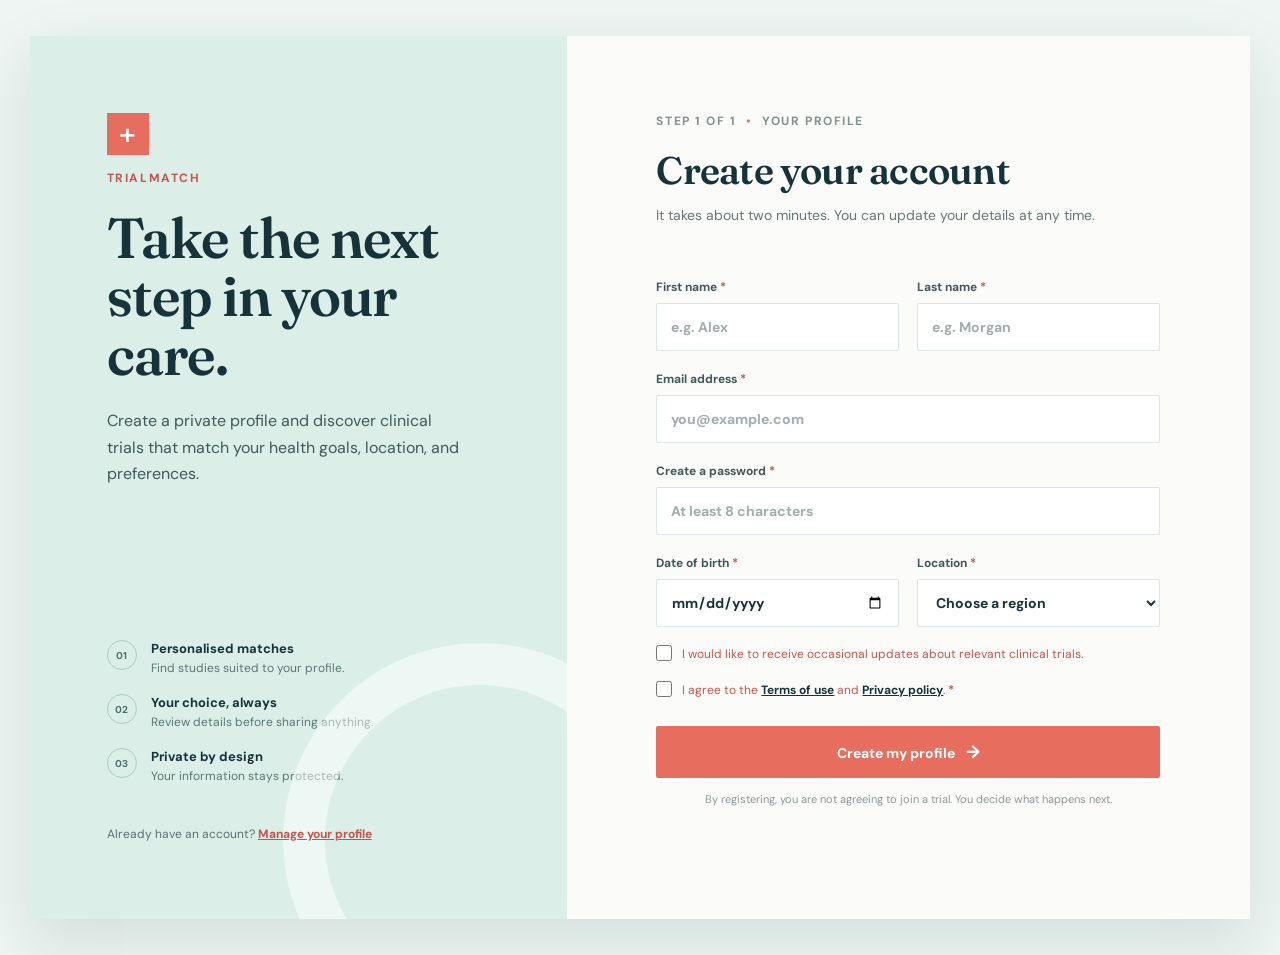
<file: ClinicalTrialRecruitement/index.html>
<!DOCTYPE html>
<html lang="en">
<head>
  <meta charset="UTF-8">
  <meta name="viewport" content="width=device-width, initial-scale=1.0">
  <meta name="description" content="Register to find clinical trials that may be right for you.">
  <title>Join TrialMatch</title>
  <link rel="preconnect" href="https://fonts.googleapis.com">
  <link rel="preconnect" href="https://fonts.gstatic.com" crossorigin>
  <link href="https://fonts.googleapis.com/css2?family=DM+Sans:wght@400;500;600;700&family=Fraunces:opsz,wght@9..144,600&display=swap" rel="stylesheet">
  <link rel="stylesheet" href="styles.css">
</head>
<body>
  <main class="page-shell">
    <section class="intro-panel" aria-labelledby="intro-title">
      <div class="brand-mark" aria-hidden="true">+</div>
      <p class="eyebrow">TrialMatch</p>
      <h1 id="intro-title">Take the next step in your care.</h1>
      <p class="intro-copy">Create a private profile and discover clinical trials that match your health goals, location, and preferences.</p>

      <div class="trust-list" aria-label="Registration benefits">
        <div class="trust-item">
          <span class="trust-icon" aria-hidden="true">01</span>
          <span><strong>Personalised matches</strong><small>Find studies suited to your profile.</small></span>
        </div>
        <div class="trust-item">
          <span class="trust-icon" aria-hidden="true">02</span>
          <span><strong>Your choice, always</strong><small>Review details before sharing anything.</small></span>
        </div>
        <div class="trust-item">
          <span class="trust-icon" aria-hidden="true">03</span>
          <span><strong>Private by design</strong><small>Your information stays protected.</small></span>
        </div>
      </div>

      <p class="support-note">Already have an account? <a href="profile.html">Manage your profile</a></p>
    </section>

    <section class="form-panel" aria-labelledby="form-title">
      <div class="form-heading">
        <p class="step-label">Step 1 of 1 <span>•</span> Your profile</p>
        <h2 id="form-title">Create your account</h2>
        <p>It takes about two minutes. You can update your details at any time.</p>
      </div>

      <form id="registration-form" novalidate>
        <div class="name-grid">
          <label for="first-name">First name <span>*</span>
            <input id="first-name" name="firstName" type="text" autocomplete="given-name" placeholder="e.g. Alex" required>
          </label>
          <label for="last-name">Last name <span>*</span>
            <input id="last-name" name="lastName" type="text" autocomplete="family-name" placeholder="e.g. Morgan" required>
          </label>
        </div>

        <label for="email">Email address <span>*</span>
          <input id="email" name="email" type="email" autocomplete="email" placeholder="you@example.com" required>
        </label>

        <label for="password">Create a password <span>*</span>
          <input id="password" name="password" type="password" autocomplete="new-password" placeholder="At least 8 characters" minlength="8" required>
        </label>

        <div class="field-row">
          <label for="date-of-birth">Date of birth <span>*</span>
            <input id="date-of-birth" name="dateOfBirth" type="date" autocomplete="bday" required>
          </label>
          <label for="location">Location <span>*</span>
            <select id="location" name="location" required>
              <option value="">Choose a region</option>
              <option>North America</option>
              <option>Europe</option>
              <option>Asia-Pacific</option>
              <option>Other region</option>
            </select>
          </label>
        </div>

        <label class="checkbox-label" for="updates">
          <input id="updates" name="updates" type="checkbox">
          <span>I would like to receive occasional updates about relevant clinical trials.</span>
        </label>

        <label class="checkbox-label" for="terms">
          <input id="terms" name="terms" type="checkbox" required>
          <span>I agree to the <a href="#">Terms of use</a> and <a href="#">Privacy policy</a>. <b>*</b></span>
        </label>

        <button type="submit">Create my profile <span aria-hidden="true">→</span></button>
        <p class="form-footnote">By registering, you are not agreeing to join a trial. You decide what happens next.</p>
        <p id="form-message" class="form-message" role="status" aria-live="polite"></p>
      </form>
    </section>
  </main>
  <script src="script.js"></script>
</body>
</html>
</file>
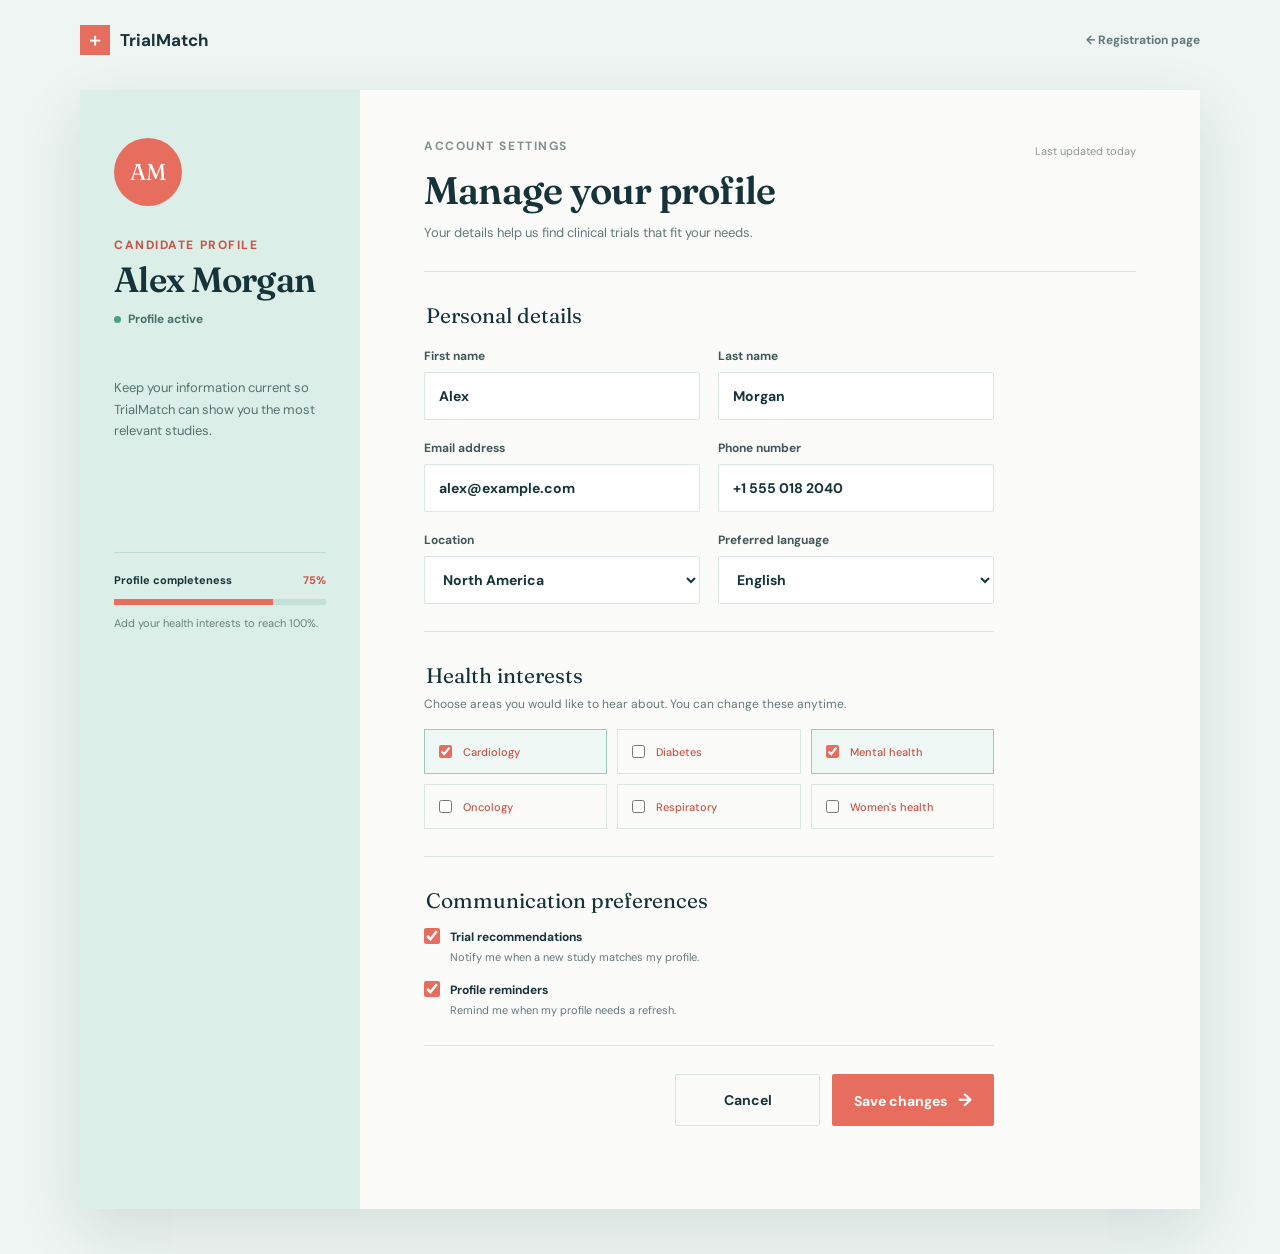
<file: ClinicalTrialRecruitement/profile.html>
<!DOCTYPE html>
<html lang="en">
<head>
  <meta charset="UTF-8">
  <meta name="viewport" content="width=device-width, initial-scale=1.0">
  <meta name="description" content="Manage your TrialMatch candidate profile.">
  <title>Candidate Profile | TrialMatch</title>
  <link rel="preconnect" href="https://fonts.googleapis.com">
  <link rel="preconnect" href="https://fonts.gstatic.com" crossorigin>
  <link href="https://fonts.googleapis.com/css2?family=DM+Sans:wght@400;500;600;700&family=Fraunces:opsz,wght@9..144,600&display=swap" rel="stylesheet">
  <link rel="stylesheet" href="styles.css">
</head>
<body class="profile-page">
  <header class="profile-header">
    <a class="profile-brand" href="index.html" aria-label="TrialMatch home"><span class="brand-mark" aria-hidden="true">+</span> TrialMatch</a>
    <a class="back-link" href="index.html">← Registration page</a>
  </header>

  <main class="profile-layout">
    <aside class="profile-sidebar" aria-labelledby="profile-summary-title">
      <div class="avatar" aria-hidden="true">AM</div>
      <p class="eyebrow">Candidate profile</p>
      <h1 id="profile-summary-title">Alex Morgan</h1>
      <p class="profile-status"><span aria-hidden="true"></span> Profile active</p>
      <p class="sidebar-copy">Keep your information current so TrialMatch can show you the most relevant studies.</p>
      <div class="profile-completion">
        <div><strong>Profile completeness</strong><span>75%</span></div>
        <div class="progress-track"><span></span></div>
        <small>Add your health interests to reach 100%.</small>
      </div>
    </aside>

    <section class="profile-content" aria-labelledby="profile-title">
      <div class="profile-title-row">
        <div>
          <p class="step-label">Account settings</p>
          <h2 id="profile-title">Manage your profile</h2>
          <p class="profile-subtitle">Your details help us find clinical trials that fit your needs.</p>
        </div>
        <span class="last-updated">Last updated today</span>
      </div>

      <form id="profile-form">
        <fieldset>
          <legend>Personal details</legend>
          <div class="name-grid">
            <label for="profile-first-name">First name
              <input id="profile-first-name" name="firstName" type="text" value="Alex" autocomplete="given-name" required>
            </label>
            <label for="profile-last-name">Last name
              <input id="profile-last-name" name="lastName" type="text" value="Morgan" autocomplete="family-name" required>
            </label>
          </div>
          <div class="field-row">
            <label for="profile-email">Email address
              <input id="profile-email" name="email" type="email" value="alex@example.com" autocomplete="email" required>
            </label>
            <label for="profile-phone">Phone number
              <input id="profile-phone" name="phone" type="tel" value="+1 555 018 2040" autocomplete="tel">
            </label>
          </div>
          <div class="field-row">
            <label for="profile-location">Location
              <select id="profile-location" name="location">
                <option>North America</option>
                <option>Europe</option>
                <option>Asia-Pacific</option>
                <option>Other region</option>
              </select>
            </label>
            <label for="profile-language">Preferred language
              <select id="profile-language" name="language">
                <option>English</option>
                <option>Spanish</option>
                <option>French</option>
                <option>Other</option>
              </select>
            </label>
          </div>
        </fieldset>

        <fieldset>
          <legend>Health interests</legend>
          <p class="fieldset-help">Choose areas you would like to hear about. You can change these anytime.</p>
          <div class="interest-grid">
            <label class="interest-option"><input type="checkbox" name="interest" checked><span>Cardiology</span></label>
            <label class="interest-option"><input type="checkbox" name="interest"><span>Diabetes</span></label>
            <label class="interest-option"><input type="checkbox" name="interest" checked><span>Mental health</span></label>
            <label class="interest-option"><input type="checkbox" name="interest"><span>Oncology</span></label>
            <label class="interest-option"><input type="checkbox" name="interest"><span>Respiratory</span></label>
            <label class="interest-option"><input type="checkbox" name="interest"><span>Women's health</span></label>
          </div>
        </fieldset>

        <fieldset>
          <legend>Communication preferences</legend>
          <label class="checkbox-label preference-label" for="profile-updates">
            <input id="profile-updates" name="updates" type="checkbox" checked>
            <span><strong>Trial recommendations</strong><small>Notify me when a new study matches my profile.</small></span>
          </label>
          <label class="checkbox-label preference-label" for="profile-reminders">
            <input id="profile-reminders" name="reminders" type="checkbox" checked>
            <span><strong>Profile reminders</strong><small>Remind me when my profile needs a refresh.</small></span>
          </label>
        </fieldset>

        <div class="profile-actions">
          <button class="button-secondary" type="button" id="cancel-button">Cancel</button>
          <button type="submit">Save changes <span aria-hidden="true">→</span></button>
        </div>
        <p id="profile-message" class="form-message" role="status" aria-live="polite"></p>
      </form>
    </section>
  </main>
  <script src="profile.js"></script>
</body>
</html>
</file>
<file: ClinicalTrialRecruitement/styles.css>
:root {
  --ink: #17333a;
  --muted: #64777a;
  --line: #dce6e4;
  --paper: #fbfcfa;
  --mint: #dbeee7;
  --mint-deep: #b8ddd0;
  --coral: #e76e5e;
  --coral-dark: #c75447;
  --white: #ffffff;
}

* { box-sizing: border-box; }

body {
  margin: 0;
  min-width: 320px;
  color: var(--ink);
  background: #eef5f2;
  font-family: "DM Sans", sans-serif;
}

.page-shell {
  display: grid;
  grid-template-columns: minmax(340px, 0.88fr) minmax(520px, 1.12fr);
  max-width: 1220px;
  min-height: 760px;
  margin: 4vh auto;
  background: var(--paper);
  box-shadow: 0 22px 60px rgba(25, 58, 57, 0.12);
}

.intro-panel {
  position: relative;
  display: flex;
  flex-direction: column;
  padding: clamp(38px, 6vw, 82px) clamp(34px, 6vw, 84px);
  overflow: hidden;
  background: var(--mint);
}

.intro-panel::after {
  position: absolute;
  right: -110px;
  bottom: -118px;
  width: 310px;
  height: 310px;
  border: 42px solid rgba(255, 255, 255, 0.48);
  border-radius: 50%;
  content: "";
}

.brand-mark {
  display: grid;
  width: 42px;
  height: 42px;
  place-items: center;
  color: var(--white);
  background: var(--coral);
  font-size: 30px;
  font-weight: 500;
  line-height: 1;
}

.eyebrow, .step-label {
  margin: 15px 0 0;
  color: var(--coral-dark);
  font-size: 12px;
  font-weight: 700;
  letter-spacing: 0.13em;
  text-transform: uppercase;
}

h1, h2 { margin: 0; font-family: "Fraunces", Georgia, serif; font-weight: 600; }

h1 {
  max-width: 380px;
  margin-top: 23px;
  font-size: clamp(40px, 4.4vw, 62px);
  letter-spacing: -0.02em;
  line-height: 1.04;
}

.intro-copy {
  max-width: 360px;
  margin: 24px 0 0;
  color: #3e5a5a;
  font-size: 16px;
  line-height: 1.65;
}

.trust-list { display: grid; gap: 18px; margin-top: auto; padding-top: 65px; }
.trust-item { display: flex; gap: 14px; align-items: flex-start; }
.trust-icon {
  display: grid;
  width: 30px;
  height: 30px;
  flex: 0 0 30px;
  place-items: center;
  color: #47736a;
  border: 1px solid #a6cfc1;
  border-radius: 50%;
  font-size: 10px;
  font-weight: 700;
}
.trust-item strong, .trust-item small { display: block; }
.trust-item strong { font-size: 13px; }
.trust-item small { margin-top: 3px; color: #5b7774; font-size: 12px; }
.support-note { position: relative; z-index: 1; margin: 42px 0 0; color: #577270; font-size: 12px; }
a { color: var(--coral-dark); font-weight: 700; }

.form-panel { padding: clamp(38px, 6vw, 82px) clamp(34px, 7vw, 96px); }
.form-heading { max-width: 540px; margin-bottom: 35px; }
.step-label { margin: 0; color: #819190; }
.step-label span { padding: 0 5px; color: var(--coral); }
h2 { margin-top: 17px; font-size: clamp(32px, 3vw, 44px); letter-spacing: -0.02em; }
.form-heading > p:last-child { margin: 12px 0 0; color: var(--muted); font-size: 14px; }

form { max-width: 570px; }
label { display: block; margin-top: 20px; color: #425759; font-size: 12px; font-weight: 700; }
label > span { color: var(--coral-dark); }
input:not([type="checkbox"]), select {
  display: block;
  width: 100%;
  height: 48px;
  margin-top: 8px;
  padding: 0 14px;
  color: var(--ink);
  border: 1px solid var(--line);
  border-radius: 2px;
  outline: none;
  background: var(--white);
  font: inherit;
  font-size: 14px;
  transition: border-color 160ms ease, box-shadow 160ms ease;
}
input::placeholder { color: #a0adac; }
input:not([type="checkbox"]):focus, select:focus { border-color: #73ab9d; box-shadow: 0 0 0 3px rgba(115, 171, 157, 0.17); }
.name-grid, .field-row { display: grid; grid-template-columns: 1fr 1fr; gap: 18px; }
.checkbox-label { display: flex; gap: 10px; align-items: flex-start; margin-top: 18px; color: #6a7b7b; font-size: 12px; font-weight: 400; line-height: 1.5; }
.checkbox-label input { width: 16px; height: 16px; flex: 0 0 16px; margin: 0; accent-color: var(--coral); }
.checkbox-label a { color: var(--ink); }
.checkbox-label b { color: var(--coral-dark); }
button {
  width: 100%;
  height: 52px;
  margin-top: 27px;
  color: var(--white);
  border: 0;
  border-radius: 2px;
  background: var(--coral);
  cursor: pointer;
  font: inherit;
  font-size: 14px;
  font-weight: 700;
  transition: background 160ms ease, transform 160ms ease;
}
button span { margin-left: 8px; font-size: 18px; }
button:hover { background: var(--coral-dark); transform: translateY(-1px); }
button:focus-visible { outline: 3px solid #78aa9e; outline-offset: 3px; }
.form-footnote { margin: 13px 0 0; color: #8a9897; font-size: 11px; line-height: 1.5; text-align: center; }
.form-message { min-height: 20px; margin: 15px 0 0; color: #32806e; font-size: 13px; font-weight: 700; text-align: center; }

@media (max-width: 800px) {
  .page-shell { display: block; margin: 0; box-shadow: none; }
  .intro-panel { min-height: 540px; }
  .trust-list { margin-top: 52px; padding-top: 0; }
  .form-panel { padding-top: 46px; padding-bottom: 54px; }
}

@media (max-width: 520px) {
  .intro-panel, .form-panel { padding-right: 24px; padding-left: 24px; }
  .intro-panel { min-height: 600px; }
  .name-grid, .field-row { grid-template-columns: 1fr; gap: 0; }
}

.profile-page { background: #eef5f2; }
.profile-header { display: flex; max-width: 1180px; align-items: center; justify-content: space-between; margin: 0 auto; padding: 25px 30px; }
.profile-brand { display: flex; gap: 10px; align-items: center; color: var(--ink); font-size: 17px; text-decoration: none; }
.profile-brand .brand-mark { width: 30px; height: 30px; font-size: 22px; }
.back-link { color: var(--muted); font-size: 12px; text-decoration: none; }
.back-link:hover { color: var(--coral-dark); }
.profile-layout { display: grid; grid-template-columns: 280px minmax(0, 1fr); max-width: 1120px; min-height: 730px; margin: 10px auto 45px; background: var(--paper); box-shadow: 0 22px 60px rgba(25, 58, 57, 0.12); }
.profile-sidebar { padding: 48px 34px; background: var(--mint); }
.avatar { display: grid; width: 68px; height: 68px; place-items: center; color: var(--white); border-radius: 50%; background: var(--coral); font-family: "Fraunces", Georgia, serif; font-size: 23px; }
.profile-sidebar .eyebrow { margin-top: 31px; }
.profile-sidebar h1 { margin-top: 9px; font-size: 35px; }
.profile-status { display: flex; gap: 7px; align-items: center; margin: 13px 0 0; color: #47736a; font-size: 12px; font-weight: 700; }
.profile-status span { width: 7px; height: 7px; border-radius: 50%; background: #4aa086; }
.sidebar-copy { margin-top: 50px; color: #557370; font-size: 13px; line-height: 1.65; }
.profile-completion { margin-top: 110px; padding-top: 20px; border-top: 1px solid #bddbd1; }
.profile-completion div:first-child { display: flex; justify-content: space-between; font-size: 11px; }
.profile-completion div:first-child span { color: var(--coral-dark); font-weight: 700; }
.progress-track { height: 6px; margin-top: 12px; background: #c4e1d8; }
.progress-track span { display: block; width: 75%; height: 100%; background: var(--coral); }
.profile-completion small { display: block; margin-top: 10px; color: #68837e; font-size: 11px; line-height: 1.5; }
.profile-content { padding: 48px clamp(30px, 5vw, 72px); }
.profile-title-row { display: flex; align-items: flex-start; justify-content: space-between; gap: 20px; padding-bottom: 30px; border-bottom: 1px solid var(--line); }
.profile-title-row h2 { margin-top: 12px; }
.profile-subtitle { margin: 10px 0 0; color: var(--muted); font-size: 13px; }
.last-updated { padding-top: 6px; color: #8a9897; font-size: 11px; white-space: nowrap; }
fieldset { margin: 30px 0 0; padding: 0 0 27px; border: 0; border-bottom: 1px solid var(--line); }
legend { color: var(--ink); font-family: "Fraunces", Georgia, serif; font-size: 21px; }
.fieldset-help { margin: 8px 0 0; color: var(--muted); font-size: 12px; }
.interest-grid { display: grid; grid-template-columns: repeat(3, 1fr); gap: 10px; margin-top: 17px; }
.interest-option { display: flex; gap: 8px; align-items: center; margin: 0; padding: 12px 10px; color: #58706f; border: 1px solid var(--line); font-size: 11px; font-weight: 500; }
.interest-option:has(input:checked) { color: var(--ink); border-color: #9ccbbd; background: #f0f8f5; }
.interest-option input { accent-color: var(--coral); }
.preference-label { margin-top: 15px; }
.preference-label span { color: var(--ink); }
.preference-label strong, .preference-label small { display: block; }
.preference-label strong { font-size: 12px; }
.preference-label small { margin-top: 3px; color: var(--muted); font-size: 11px; }
.profile-actions { display: flex; gap: 12px; justify-content: flex-end; margin-top: 28px; }
.profile-actions button { width: auto; min-width: 145px; margin-top: 0; padding: 0 22px; }
.profile-actions .button-secondary { color: var(--ink); border: 1px solid var(--line); background: transparent; }
.profile-actions .button-secondary:hover { background: #f1f6f4; }

@media (max-width: 800px) {
  .profile-header { padding-right: 24px; padding-left: 24px; }
  .profile-layout { display: block; margin: 0; box-shadow: none; }
  .profile-sidebar { padding: 35px 24px; }
  .sidebar-copy { margin-top: 25px; }
  .profile-completion { margin-top: 32px; }
  .profile-content { padding-top: 40px; padding-bottom: 50px; }
}

@media (max-width: 520px) {
  .profile-header { align-items: flex-start; }
  .back-link { max-width: 100px; text-align: right; }
  .profile-title-row { display: block; }
  .last-updated { display: block; margin-top: 17px; }
  .interest-grid { grid-template-columns: 1fr 1fr; }
  .profile-actions { justify-content: stretch; }
  .profile-actions button { flex: 1; min-width: 0; padding: 0 8px; }
}
</file>
